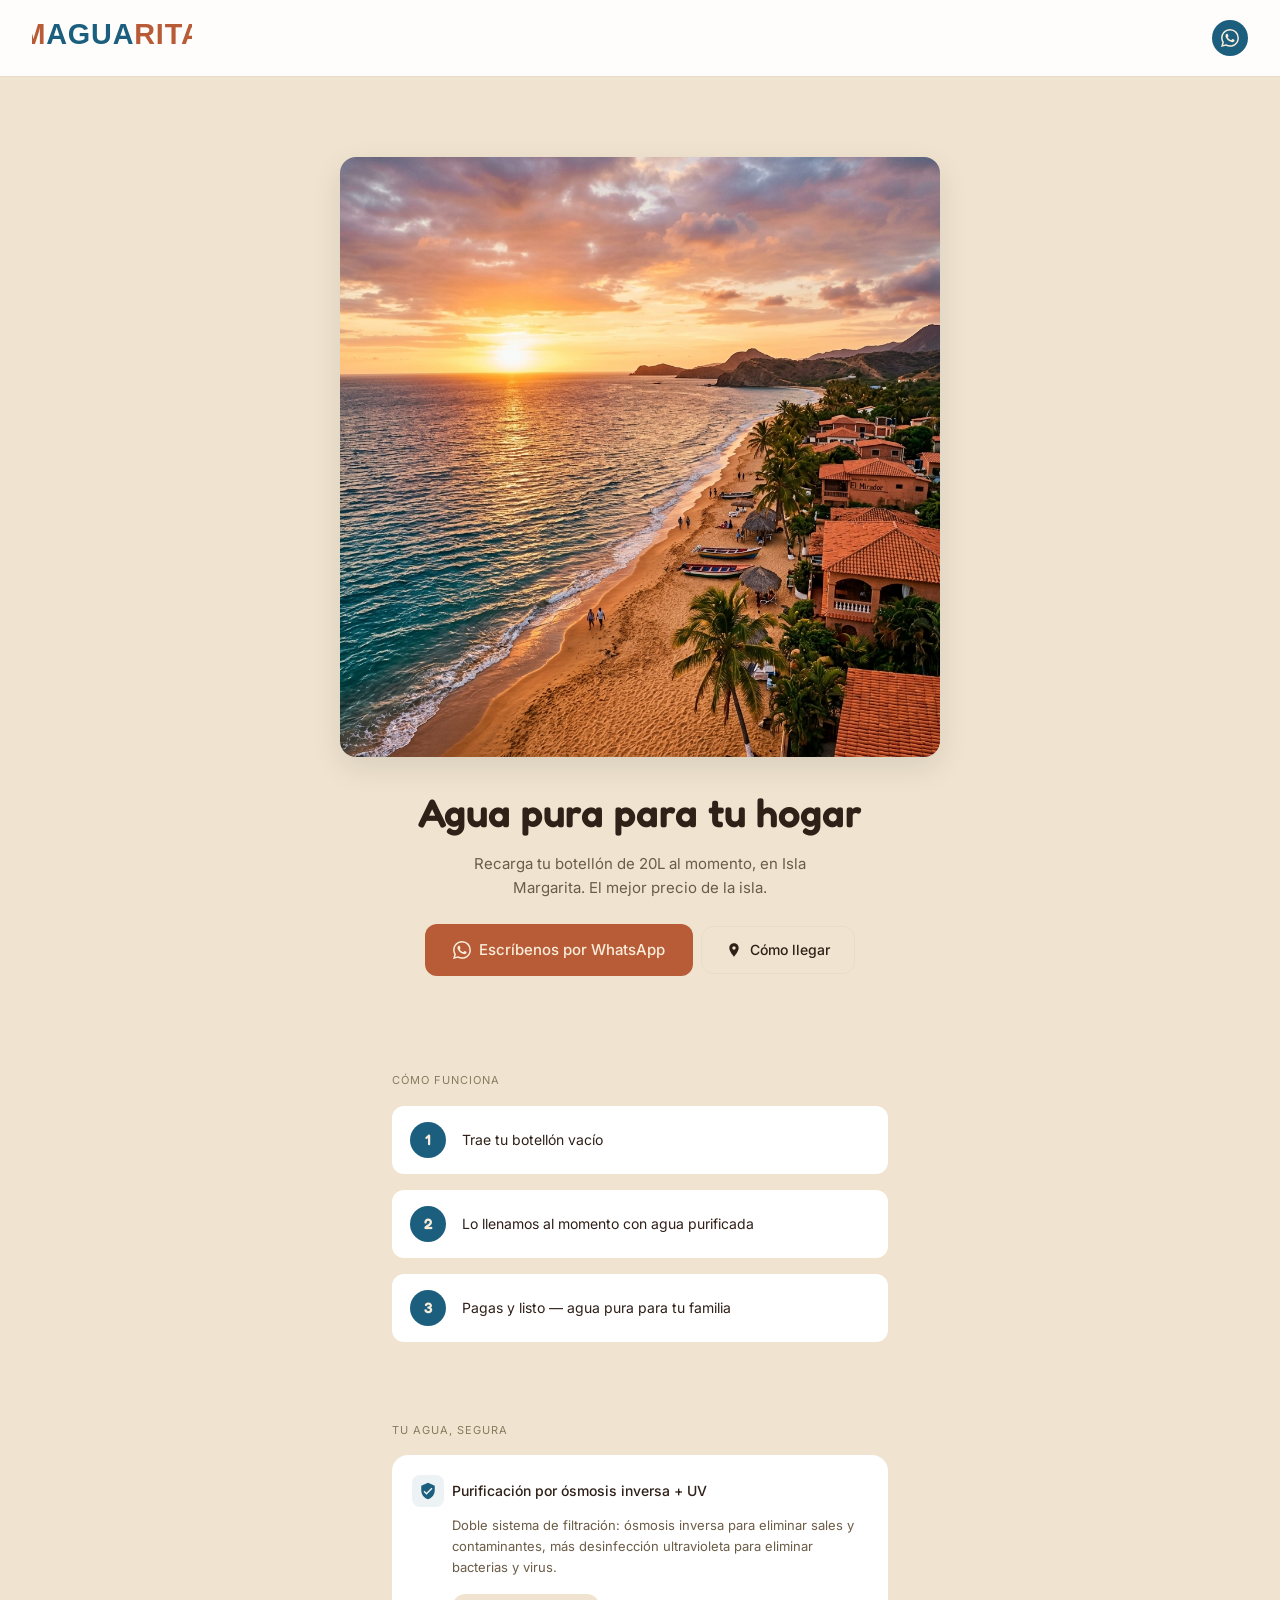
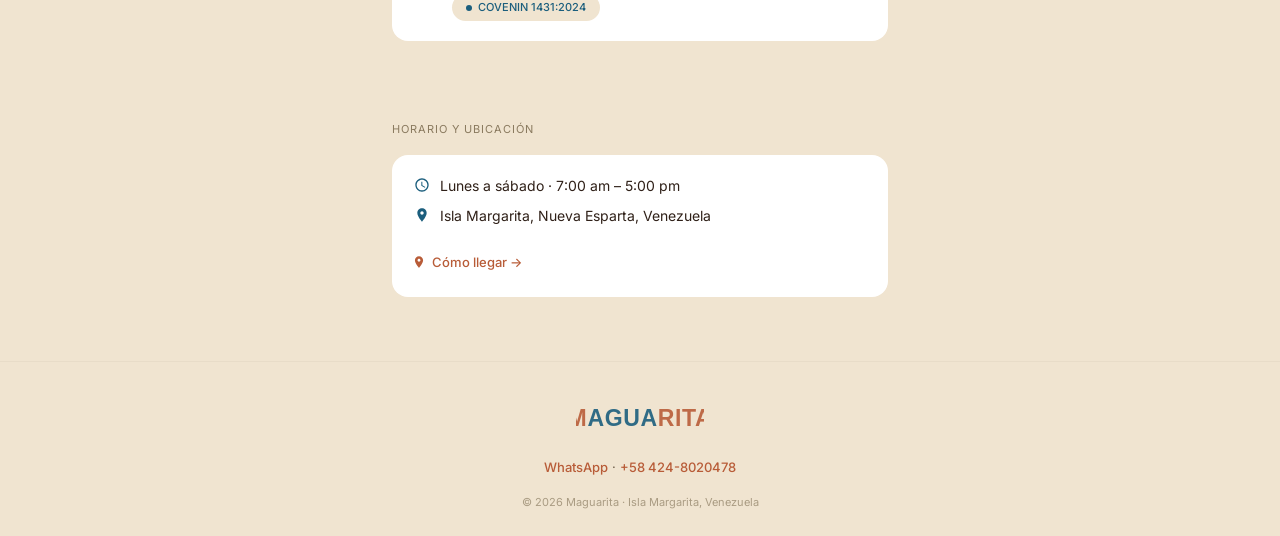
<file: index.html>
<!DOCTYPE html>
<html lang="es">

<head>
  <meta charset="UTF-8">
  <meta name="viewport" content="width=device-width, initial-scale=1.0">
  <title>Maguarita — Agua pura para tu hogar | Isla Margarita</title>
  <meta name="description"
    content="Recarga tu botellón de 20L con agua purificada por ósmosis inversa y UV. El mejor precio en Isla Margarita. Maguarita — agua pura para tu hogar.">
  <link rel="preconnect" href="https://fonts.googleapis.com">
  <link rel="preconnect" href="https://fonts.gstatic.com" crossorigin>
  <link rel="stylesheet"
    href="https://fonts.googleapis.com/css2?family=Fredoka:wght@400;500;600&family=Inter:wght@400;500;600&display=swap">
  <link rel="stylesheet" href="style.css">
</head>

<body>

  <!-- HEADER -->
  <header class="header" id="header">
    <a href="#" class="logo-link"><img src="logo.svg" alt="Maguarita" class="logo-image"></a>
    <a href="https://wa.me/+58 424-8020478" class="whatsapp-btn" id="header-whatsapp" aria-label="WhatsApp">
      <svg viewBox="0 0 24 24">
        <path
          d="M17.472 14.382c-.297-.149-1.758-.867-2.03-.967-.273-.099-.471-.148-.67.15-.197.297-.767.966-.94 1.164-.173.199-.347.223-.644.075-.297-.15-1.255-.463-2.39-1.475-.883-.788-1.48-1.761-1.653-2.059-.173-.297-.018-.458.13-.606.134-.133.298-.347.446-.52.149-.174.198-.298.298-.497.099-.198.05-.371-.025-.52-.075-.149-.669-1.612-.916-2.207-.242-.579-.487-.5-.669-.51-.173-.008-.371-.01-.57-.01-.198 0-.52.074-.792.372-.272.297-1.04 1.016-1.04 2.479 0 1.462 1.065 2.875 1.213 3.074.149.198 2.096 3.2 5.077 4.487.709.306 1.262.489 1.694.625.712.227 1.36.195 1.871.118.571-.085 1.758-.719 2.006-1.413.248-.694.248-1.289.173-1.413-.074-.124-.272-.198-.57-.347m-5.421 7.403h-.004a9.87 9.87 0 01-5.031-1.378l-.361-.214-3.741.982.998-3.648-.235-.374a9.86 9.86 0 01-1.51-5.26c.001-5.45 4.436-9.884 9.888-9.884 2.64 0 5.122 1.03 6.988 2.898a9.825 9.825 0 012.893 6.994c-.003 5.45-4.437 9.884-9.885 9.884m8.413-18.297A11.815 11.815 0 0012.05 0C5.495 0 .16 5.335.157 11.892c0 2.096.547 4.142 1.588 5.945L.057 24l6.305-1.654a11.882 11.882 0 005.683 1.448h.005c6.554 0 11.89-5.335 11.893-11.893a11.821 11.821 0 00-3.48-8.413z" />
      </svg>
    </a>
  </header>

  <!-- HERO -->
  <section class="hero" id="hero">
    <img src="hero.jpg" alt="Isla Margarita" class="hero-image">
    <h1>Agua pura para tu hogar</h1>
    <p>Recarga tu botellón de 20L al momento, en Isla Margarita. El mejor precio de la isla.</p>
    <div class="cta-group">
      <a href="https://wa.me/+58 424-8020478" class="cta-primary" id="hero-whatsapp">
        <svg viewBox="0 0 24 24">
          <path
            d="M17.472 14.382c-.297-.149-1.758-.867-2.03-.967-.273-.099-.471-.148-.67.15-.197.297-.767.966-.94 1.164-.173.199-.347.223-.644.075-.297-.15-1.255-.463-2.39-1.475-.883-.788-1.48-1.761-1.653-2.059-.173-.297-.018-.458.13-.606.134-.133.298-.347.446-.52.149-.174.198-.298.298-.497.099-.198.05-.371-.025-.52-.075-.149-.669-1.612-.916-2.207-.242-.579-.487-.5-.669-.51-.173-.008-.371-.01-.57-.01-.198 0-.52.074-.792.372-.272.297-1.04 1.016-1.04 2.479 0 1.462 1.065 2.875 1.213 3.074.149.198 2.096 3.2 5.077 4.487.709.306 1.262.489 1.694.625.712.227 1.36.195 1.871.118.571-.085 1.758-.719 2.006-1.413.248-.694.248-1.289.173-1.413-.074-.124-.272-.198-.57-.347m-5.421 7.403h-.004a9.87 9.87 0 01-5.031-1.378l-.361-.214-3.741.982.998-3.648-.235-.374a9.86 9.86 0 01-1.51-5.26c.001-5.45 4.436-9.884 9.888-9.884 2.64 0 5.122 1.03 6.988 2.898a9.825 9.825 0 012.893 6.994c-.003 5.45-4.437 9.884-9.885 9.884m8.413-18.297A11.815 11.815 0 0012.05 0C5.495 0 .16 5.335.157 11.892c0 2.096.547 4.142 1.588 5.945L.057 24l6.305-1.654a11.882 11.882 0 005.683 1.448h.005c6.554 0 11.89-5.335 11.893-11.893a11.821 11.821 0 00-3.48-8.413z" />
        </svg>
        Escríbenos por WhatsApp
      </a>
      <a href="https://www.google.com/maps/place/10%C2%B057'12.2%22N+64%C2%B000'30.2%22W/@10.953399,-64.0084,705m/data=!3m2!1e3!4b1!4m4!3m3!8m2!3d10.953399!4d-64.0084?entry=ttu&g_ep=EgoyMDI2MDgzMS4wIKXMDSoASAFQAw%3D%3D"
        class="cta-secondary" id="hero-directions" target="_blank" rel="noopener">
        <svg viewBox="0 0 24 24" width="16" height="16">
          <path
            d="M12 2C8.13 2 5 5.13 5 9c0 5.25 7 13 7 13s7-7.75 7-13c0-3.87-3.13-7-7-7zm0 9.5c-1.38 0-2.5-1.12-2.5-2.5s1.12-2.5 2.5-2.5 2.5 1.12 2.5 2.5-1.12 2.5-2.5 2.5z"
            fill="currentColor" />
        </svg>
        Cómo llegar
      </a>
    </div>
  </section>

  <!-- CÓMO FUNCIONA -->
  <section class="section" id="como-funciona">
    <div class="section-label">Cómo funciona</div>
    <div class="steps">
      <div class="step">
        <div class="step-number">1</div>
        <div class="step-text">Trae tu botellón vacío</div>
      </div>
      <div class="step">
        <div class="step-number">2</div>
        <div class="step-text">Lo llenamos al momento con agua purificada</div>
      </div>
      <div class="step">
        <div class="step-number">3</div>
        <div class="step-text">Pagas y listo — agua pura para tu familia</div>
      </div>
    </div>
  </section>

  <!-- CONFIANZA -->
  <section class="section" id="confianza">
    <div class="section-label">Tu agua, segura</div>
    <div class="trust-card">
      <div class="trust-header">
        <div class="trust-icon">
          <svg viewBox="0 0 24 24">
            <path
              d="M12 1L3 5v6c0 5.55 3.84 10.74 9 12 5.16-1.26 9-6.45 9-12V5l-9-4zm-2 16l-4-4 1.41-1.41L10 14.17l6.59-6.59L18 9l-8 8z" />
          </svg>
        </div>
        <div class="trust-title">Purificación por ósmosis inversa + UV</div>
      </div>
      <div class="trust-desc">Doble sistema de filtración: ósmosis inversa para eliminar sales y contaminantes, más
        desinfección ultravioleta para eliminar bacterias y virus.</div>
      <div class="covenin-badge">
        <div class="covenin-dot"></div>
        COVENIN 1431:2024
      </div>
    </div>
  </section>

  <!-- HORARIO Y UBICACIÓN -->
  <section class="section" id="ubicacion">
    <div class="section-label">Horario y ubicación</div>
    <div class="location-card">
      <div class="location-row">
        <div class="location-icon">
          <svg viewBox="0 0 24 24">
            <path
              d="M11.99 2C6.47 2 2 6.48 2 12s4.47 10 9.99 10C17.52 22 22 17.52 22 12S17.52 2 11.99 2zM12 20c-4.42 0-8-3.58-8-8s3.58-8 8-8 8 3.58 8 8-3.58 8-8 8zm.5-13H11v6l5.25 3.15.75-1.23-4.5-2.67z" />
          </svg>
        </div>
        <div class="location-text">Lunes a sábado · 7:00 am – 5:00 pm</div>
      </div>
      <div class="location-row">
        <div class="location-icon">
          <svg viewBox="0 0 24 24">
            <path
              d="M12 2C8.13 2 5 5.13 5 9c0 5.25 7 13 7 13s7-7.75 7-13c0-3.87-3.13-7-7-7zm0 9.5c-1.38 0-2.5-1.12-2.5-2.5s1.12-2.5 2.5-2.5 2.5 1.12 2.5 2.5-1.12 2.5-2.5 2.5z" />
          </svg>
        </div>
        <div class="location-text">Isla Margarita, Nueva Esparta, Venezuela</div>
      </div>
      <a href="https://www.google.com/maps/place/10%C2%B057'12.2%22N+64%C2%B000'30.2%22W/@10.953399,-64.0084,705m/data=!3m2!1e3!4b1!4m4!3m3!8m2!3d10.953399!4d-64.0084?entry=ttu&g_ep=EgoyMDI2MDgzMS4wIKXMDSoASAFQAw%3D%3D"
        class="location-link" id="location-map-link" target="_blank" rel="noopener">
        <svg viewBox="0 0 24 24">
          <path
            d="M12 2C8.13 2 5 5.13 5 9c0 5.25 7 13 7 13s7-7.75 7-13c0-3.87-3.13-7-7-7zm0 9.5c-1.38 0-2.5-1.12-2.5-2.5s1.12-2.5 2.5-2.5 2.5 1.12 2.5 2.5-1.12 2.5-2.5 2.5z" />
        </svg>
        Cómo llegar →
      </a>
    </div>
  </section>

  <!-- FOOTER -->
  <footer class="footer" id="footer">
    <img src="logo.svg" alt="Maguarita" class="footer-logo">
    <div class="footer-contact">
      <a href="https://wa.me/+584248020478">WhatsApp</a> · <a href="tel:+58 424-8020478">+58 424-8020478</a>
    </div>
    <div class="footer-copy">© 2026 Maguarita · Isla Margarita, Venezuela</div>
  </footer>

  <script src="script.js"></script>
</body>

</html>
</file>
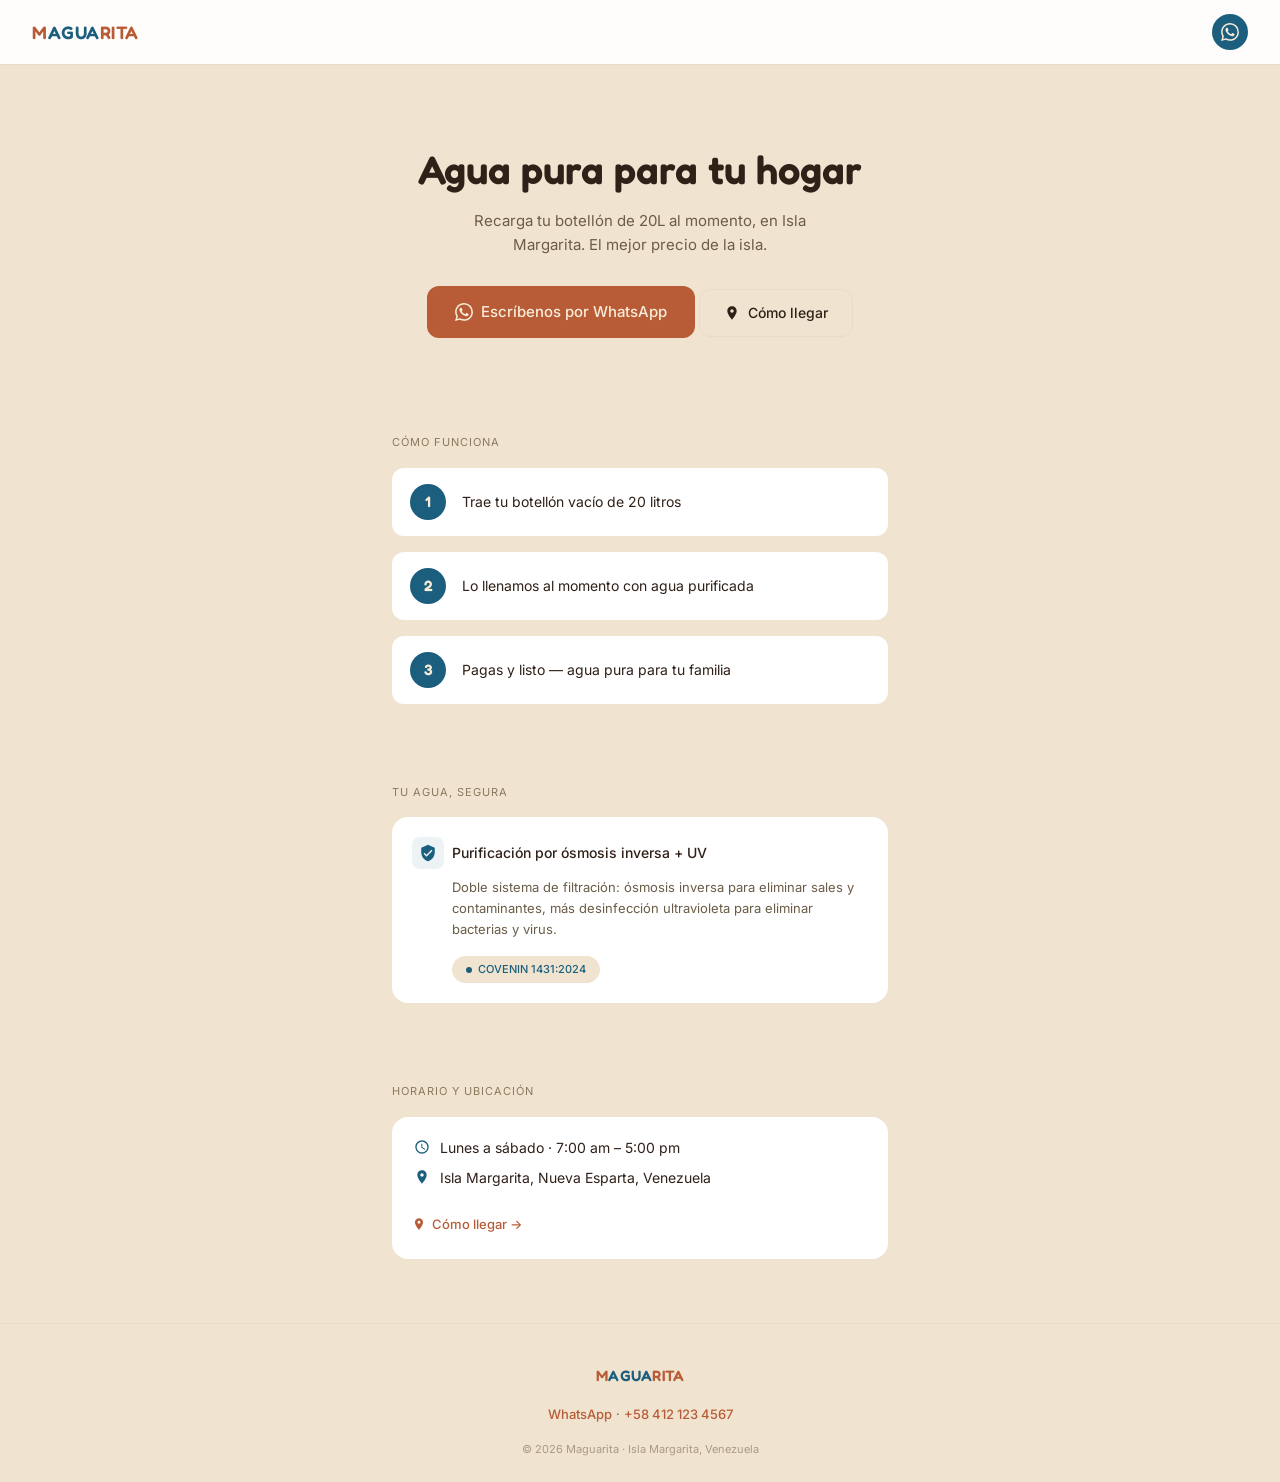
<file: index1.html>
<!DOCTYPE html>
<html lang="es">
<head>
  <meta charset="UTF-8">
  <meta name="viewport" content="width=device-width, initial-scale=1.0">
  <title>Maguarita — Agua pura para tu hogar | Isla Margarita</title>
  <meta name="description" content="Recarga tu botellón de 20L con agua purificada por ósmosis inversa y UV. El mejor precio en Isla Margarita. Maguarita — agua pura para tu hogar.">
  <link rel="preconnect" href="https://fonts.googleapis.com">
  <link rel="preconnect" href="https://fonts.gstatic.com" crossorigin>
  <link rel="stylesheet" href="https://fonts.googleapis.com/css2?family=Fredoka:wght@400;500;600&family=Inter:wght@400;500;600&display=swap">
  <style>
    /* ============================
       MAGUARITA — Sol y Arena
       House Style CSS
       ============================ */

    :root {
      /* Brand Palette */
      --terracota: #B85C38;
      --terracota-hover: #A04E2E;
      --oceano: #1B5E7D;
      --oceano-light: #2A7FA6;
      --arena: #F0E4D0;
      --arena-dark: #E8DCC8;
      --coral: #D4755A;
      --espresso: #2F2018;
      --arena-claro: #F9EDDA;
      --white: #FFFFFF;

      /* Typography */
      --font-display: 'Fredoka', sans-serif;
      --font-body: 'Inter', sans-serif;

      /* Spacing */
      --space-xs: 4px;
      --space-sm: 8px;
      --space-md: 16px;
      --space-lg: 24px;
      --space-xl: 40px;
      --space-2xl: 64px;

      /* Border radius */
      --radius-sm: 8px;
      --radius-md: 12px;
      --radius-lg: 16px;
      --radius-full: 50%;
    }

    * {
      margin: 0;
      padding: 0;
      box-sizing: border-box;
    }

    html {
      scroll-behavior: smooth;
    }

    body {
      font-family: var(--font-body);
      color: var(--espresso);
      background: var(--arena);
      line-height: 1.6;
      -webkit-font-smoothing: antialiased;
    }

    /* ---- HEADER ---- */
    .header {
      position: sticky;
      top: 0;
      z-index: 100;
      display: flex;
      align-items: center;
      justify-content: space-between;
      padding: 14px 20px;
      background: rgba(255, 255, 255, 0.92);
      backdrop-filter: blur(12px);
      -webkit-backdrop-filter: blur(12px);
      border-bottom: 1px solid var(--arena-dark);
    }

    .wordmark {
      font-family: var(--font-display);
      font-weight: 600;
      font-size: 18px;
      color: var(--terracota);
      letter-spacing: 0.5px;
      text-decoration: none;
    }

    .wordmark .agua {
      color: var(--oceano);
    }

    .whatsapp-btn {
      display: flex;
      align-items: center;
      justify-content: center;
      width: 36px;
      height: 36px;
      border-radius: var(--radius-full);
      background: var(--oceano);
      text-decoration: none;
      transition: background 0.2s ease, transform 0.2s ease;
    }

    .whatsapp-btn:hover {
      background: var(--oceano-light);
      transform: scale(1.05);
    }

    .whatsapp-btn svg {
      width: 18px;
      height: 18px;
      fill: var(--arena-claro);
    }

    /* ---- HERO ---- */
    .hero {
      text-align: center;
      padding: var(--space-2xl) var(--space-lg) var(--space-xl);
      max-width: 560px;
      margin: 0 auto;
    }

    .hero h1 {
      font-family: var(--font-display);
      font-weight: 600;
      font-size: clamp(28px, 7vw, 40px);
      color: var(--espresso);
      line-height: 1.2;
      margin-bottom: var(--space-md);
    }

    .hero p {
      font-size: 15px;
      color: #6B5C47;
      margin-bottom: var(--space-lg);
      max-width: 400px;
      margin-left: auto;
      margin-right: auto;
    }

    .cta-primary {
      display: inline-flex;
      align-items: center;
      gap: var(--space-sm);
      background: var(--terracota);
      color: var(--arena-claro);
      font-family: var(--font-body);
      font-size: 15px;
      font-weight: 500;
      padding: 14px 28px;
      border-radius: var(--radius-md);
      text-decoration: none;
      border: none;
      cursor: pointer;
      transition: background 0.2s ease, transform 0.15s ease;
      width: 100%;
      max-width: 320px;
      justify-content: center;
    }

    .cta-primary:hover {
      background: var(--terracota-hover);
      transform: translateY(-1px);
    }

    .cta-primary svg {
      width: 18px;
      height: 18px;
      fill: currentColor;
    }

    .cta-secondary {
      display: inline-flex;
      align-items: center;
      gap: var(--space-sm);
      background: transparent;
      color: var(--espresso);
      font-family: var(--font-body);
      font-size: 14px;
      font-weight: 500;
      padding: 12px 24px;
      border-radius: var(--radius-md);
      border: 1.5px solid var(--arena-dark);
      text-decoration: none;
      cursor: pointer;
      transition: border-color 0.2s ease, background 0.2s ease;
      margin-top: var(--space-sm);
      width: 100%;
      max-width: 320px;
      justify-content: center;
    }

    .cta-secondary:hover {
      border-color: var(--coral);
      background: rgba(212, 117, 90, 0.06);
    }

    /* ---- SECTIONS ---- */
    .section {
      padding: var(--space-xl) var(--space-lg);
      max-width: 560px;
      margin: 0 auto;
    }

    .section-label {
      font-family: var(--font-body);
      font-size: 11px;
      color: #8A7A5F;
      text-transform: uppercase;
      letter-spacing: 1px;
      margin-bottom: var(--space-md);
    }

    /* ---- STEPS ---- */
    .steps {
      display: flex;
      flex-direction: column;
      gap: var(--space-md);
    }

    .step {
      display: flex;
      align-items: center;
      gap: var(--space-md);
      background: var(--white);
      border-radius: var(--radius-md);
      padding: 16px 18px;
      transition: transform 0.15s ease;
    }

    .step:hover {
      transform: translateX(4px);
    }

    .step-number {
      display: flex;
      align-items: center;
      justify-content: center;
      width: 36px;
      height: 36px;
      min-width: 36px;
      border-radius: var(--radius-full);
      background: var(--oceano);
      color: var(--arena-claro);
      font-family: var(--font-display);
      font-weight: 600;
      font-size: 15px;
    }

    .step-text {
      font-size: 14px;
      color: var(--espresso);
      font-weight: 400;
    }

    /* ---- TRUST ---- */
    .trust-card {
      background: var(--white);
      border-radius: var(--radius-lg);
      padding: 20px;
    }

    .trust-header {
      display: flex;
      align-items: center;
      gap: var(--space-sm);
      margin-bottom: var(--space-sm);
    }

    .trust-icon {
      display: flex;
      align-items: center;
      justify-content: center;
      width: 32px;
      height: 32px;
      min-width: 32px;
      border-radius: var(--radius-sm);
      background: rgba(27, 94, 125, 0.08);
    }

    .trust-icon svg {
      width: 18px;
      height: 18px;
      fill: var(--oceano);
    }

    .trust-title {
      font-size: 14px;
      font-weight: 500;
      color: var(--espresso);
    }

    .trust-desc {
      font-size: 13px;
      color: #6B5C47;
      margin-left: calc(32px + var(--space-sm));
    }

    .covenin-badge {
      display: inline-flex;
      align-items: center;
      gap: 6px;
      margin-top: var(--space-md);
      margin-left: calc(32px + var(--space-sm));
      padding: 5px 14px;
      border-radius: 20px;
      background: var(--arena);
      font-size: 11px;
      font-weight: 500;
      color: var(--oceano);
    }

    .covenin-dot {
      width: 6px;
      height: 6px;
      border-radius: var(--radius-full);
      background: var(--oceano);
    }

    /* ---- LOCATION ---- */
    .location-card {
      background: var(--white);
      border-radius: var(--radius-lg);
      padding: 20px;
    }

    .location-row {
      display: flex;
      align-items: flex-start;
      gap: var(--space-sm);
      margin-bottom: var(--space-sm);
    }

    .location-row:last-child {
      margin-bottom: 0;
    }

    .location-icon {
      display: flex;
      align-items: center;
      justify-content: center;
      min-width: 20px;
      margin-top: 2px;
    }

    .location-icon svg {
      width: 16px;
      height: 16px;
      fill: var(--oceano);
    }

    .location-text {
      font-size: 14px;
      color: var(--espresso);
    }

    .location-link {
      display: inline-flex;
      align-items: center;
      gap: 6px;
      margin-top: var(--space-md);
      font-size: 13px;
      font-weight: 500;
      color: var(--terracota);
      text-decoration: none;
      transition: color 0.2s ease;
    }

    .location-link:hover {
      color: var(--terracota-hover);
    }

    .location-link svg {
      width: 14px;
      height: 14px;
      fill: currentColor;
    }

    /* ---- FOOTER ---- */
    .footer {
      text-align: center;
      padding: var(--space-xl) var(--space-lg) var(--space-lg);
      border-top: 1px solid var(--arena-dark);
      margin-top: var(--space-lg);
    }

    .footer .wordmark {
      font-size: 15px;
      display: block;
      margin-bottom: var(--space-md);
    }

    .footer-contact {
      font-size: 13px;
      color: #6B5C47;
    }

    .footer-contact a {
      color: var(--terracota);
      text-decoration: none;
      font-weight: 500;
    }

    .footer-contact a:hover {
      text-decoration: underline;
    }

    .footer-copy {
      font-size: 11px;
      color: #A99B82;
      margin-top: var(--space-md);
    }

    /* ---- RESPONSIVE ---- */
    @media (min-width: 640px) {
      .header {
        padding: 14px 32px;
      }
      .hero {
        padding: 80px 32px 56px;
      }
      .section {
        padding: var(--space-xl) 32px;
      }
      .cta-primary,
      .cta-secondary {
        width: auto;
      }
    }

    /* ---- ANIMATIONS ---- */
    @keyframes fadeInUp {
      from { opacity: 0; transform: translateY(16px); }
      to { opacity: 1; transform: translateY(0); }
    }

    .hero h1,
    .hero p,
    .cta-primary,
    .cta-secondary {
      animation: fadeInUp 0.5s ease-out both;
    }

    .hero p { animation-delay: 0.1s; }
    .cta-primary { animation-delay: 0.2s; }
    .cta-secondary { animation-delay: 0.25s; }
  </style>
</head>
<body>

  <!-- HEADER -->
  <header class="header" id="header">
    <a href="#" class="wordmark">M<span class="agua">AGUA</span>RITA</a>
    <a href="https://wa.me/584121234567" class="whatsapp-btn" id="header-whatsapp" aria-label="WhatsApp">
      <svg viewBox="0 0 24 24"><path d="M17.472 14.382c-.297-.149-1.758-.867-2.03-.967-.273-.099-.471-.148-.67.15-.197.297-.767.966-.94 1.164-.173.199-.347.223-.644.075-.297-.15-1.255-.463-2.39-1.475-.883-.788-1.48-1.761-1.653-2.059-.173-.297-.018-.458.13-.606.134-.133.298-.347.446-.52.149-.174.198-.298.298-.497.099-.198.05-.371-.025-.52-.075-.149-.669-1.612-.916-2.207-.242-.579-.487-.5-.669-.51-.173-.008-.371-.01-.57-.01-.198 0-.52.074-.792.372-.272.297-1.04 1.016-1.04 2.479 0 1.462 1.065 2.875 1.213 3.074.149.198 2.096 3.2 5.077 4.487.709.306 1.262.489 1.694.625.712.227 1.36.195 1.871.118.571-.085 1.758-.719 2.006-1.413.248-.694.248-1.289.173-1.413-.074-.124-.272-.198-.57-.347m-5.421 7.403h-.004a9.87 9.87 0 01-5.031-1.378l-.361-.214-3.741.982.998-3.648-.235-.374a9.86 9.86 0 01-1.51-5.26c.001-5.45 4.436-9.884 9.888-9.884 2.64 0 5.122 1.03 6.988 2.898a9.825 9.825 0 012.893 6.994c-.003 5.45-4.437 9.884-9.885 9.884m8.413-18.297A11.815 11.815 0 0012.05 0C5.495 0 .16 5.335.157 11.892c0 2.096.547 4.142 1.588 5.945L.057 24l6.305-1.654a11.882 11.882 0 005.683 1.448h.005c6.554 0 11.89-5.335 11.893-11.893a11.821 11.821 0 00-3.48-8.413z"/></svg>
    </a>
  </header>

  <!-- HERO -->
  <section class="hero" id="hero">
    <h1>Agua pura para tu hogar</h1>
    <p>Recarga tu botellón de 20L al momento, en Isla Margarita. El mejor precio de la isla.</p>
    <a href="https://wa.me/584121234567" class="cta-primary" id="hero-whatsapp">
      <svg viewBox="0 0 24 24"><path d="M17.472 14.382c-.297-.149-1.758-.867-2.03-.967-.273-.099-.471-.148-.67.15-.197.297-.767.966-.94 1.164-.173.199-.347.223-.644.075-.297-.15-1.255-.463-2.39-1.475-.883-.788-1.48-1.761-1.653-2.059-.173-.297-.018-.458.13-.606.134-.133.298-.347.446-.52.149-.174.198-.298.298-.497.099-.198.05-.371-.025-.52-.075-.149-.669-1.612-.916-2.207-.242-.579-.487-.5-.669-.51-.173-.008-.371-.01-.57-.01-.198 0-.52.074-.792.372-.272.297-1.04 1.016-1.04 2.479 0 1.462 1.065 2.875 1.213 3.074.149.198 2.096 3.2 5.077 4.487.709.306 1.262.489 1.694.625.712.227 1.36.195 1.871.118.571-.085 1.758-.719 2.006-1.413.248-.694.248-1.289.173-1.413-.074-.124-.272-.198-.57-.347m-5.421 7.403h-.004a9.87 9.87 0 01-5.031-1.378l-.361-.214-3.741.982.998-3.648-.235-.374a9.86 9.86 0 01-1.51-5.26c.001-5.45 4.436-9.884 9.888-9.884 2.64 0 5.122 1.03 6.988 2.898a9.825 9.825 0 012.893 6.994c-.003 5.45-4.437 9.884-9.885 9.884m8.413-18.297A11.815 11.815 0 0012.05 0C5.495 0 .16 5.335.157 11.892c0 2.096.547 4.142 1.588 5.945L.057 24l6.305-1.654a11.882 11.882 0 005.683 1.448h.005c6.554 0 11.89-5.335 11.893-11.893a11.821 11.821 0 00-3.48-8.413z"/></svg>
      Escríbenos por WhatsApp
    </a>
    <a href="https://www.google.com/maps/place/10%C2%B057'12.2%22N+64%C2%B000'30.2%22W/@10.953399,-64.0084,705m/data=!3m2!1e3!4b1!4m4!3m3!8m2!3d10.953399!4d-64.0084?entry=ttu&g_ep=EgoyMDI2MDgzMS4wIKXMDSoASAFQAw%3D%3D" class="cta-secondary" id="hero-directions" target="_blank" rel="noopener">
      <svg viewBox="0 0 24 24" width="16" height="16"><path d="M12 2C8.13 2 5 5.13 5 9c0 5.25 7 13 7 13s7-7.75 7-13c0-3.87-3.13-7-7-7zm0 9.5c-1.38 0-2.5-1.12-2.5-2.5s1.12-2.5 2.5-2.5 2.5 1.12 2.5 2.5-1.12 2.5-2.5 2.5z" fill="currentColor"/></svg>
      Cómo llegar
    </a>
  </section>

  <!-- CÓMO FUNCIONA -->
  <section class="section" id="como-funciona">
    <div class="section-label">Cómo funciona</div>
    <div class="steps">
      <div class="step">
        <div class="step-number">1</div>
        <div class="step-text">Trae tu botellón vacío de 20 litros</div>
      </div>
      <div class="step">
        <div class="step-number">2</div>
        <div class="step-text">Lo llenamos al momento con agua purificada</div>
      </div>
      <div class="step">
        <div class="step-number">3</div>
        <div class="step-text">Pagas y listo — agua pura para tu familia</div>
      </div>
    </div>
  </section>

  <!-- CONFIANZA -->
  <section class="section" id="confianza">
    <div class="section-label">Tu agua, segura</div>
    <div class="trust-card">
      <div class="trust-header">
        <div class="trust-icon">
          <svg viewBox="0 0 24 24"><path d="M12 1L3 5v6c0 5.55 3.84 10.74 9 12 5.16-1.26 9-6.45 9-12V5l-9-4zm-2 16l-4-4 1.41-1.41L10 14.17l6.59-6.59L18 9l-8 8z"/></svg>
        </div>
        <div class="trust-title">Purificación por ósmosis inversa + UV</div>
      </div>
      <div class="trust-desc">Doble sistema de filtración: ósmosis inversa para eliminar sales y contaminantes, más desinfección ultravioleta para eliminar bacterias y virus.</div>
      <div class="covenin-badge">
        <div class="covenin-dot"></div>
        COVENIN 1431:2024
      </div>
    </div>
  </section>

  <!-- HORARIO Y UBICACIÓN -->
  <section class="section" id="ubicacion">
    <div class="section-label">Horario y ubicación</div>
    <div class="location-card">
      <div class="location-row">
        <div class="location-icon">
          <svg viewBox="0 0 24 24"><path d="M11.99 2C6.47 2 2 6.48 2 12s4.47 10 9.99 10C17.52 22 22 17.52 22 12S17.52 2 11.99 2zM12 20c-4.42 0-8-3.58-8-8s3.58-8 8-8 8 3.58 8 8-3.58 8-8 8zm.5-13H11v6l5.25 3.15.75-1.23-4.5-2.67z"/></svg>
        </div>
        <div class="location-text">Lunes a sábado · 7:00 am – 5:00 pm</div>
      </div>
      <div class="location-row">
        <div class="location-icon">
          <svg viewBox="0 0 24 24"><path d="M12 2C8.13 2 5 5.13 5 9c0 5.25 7 13 7 13s7-7.75 7-13c0-3.87-3.13-7-7-7zm0 9.5c-1.38 0-2.5-1.12-2.5-2.5s1.12-2.5 2.5-2.5 2.5 1.12 2.5 2.5-1.12 2.5-2.5 2.5z"/></svg>
        </div>
        <div class="location-text">Isla Margarita, Nueva Esparta, Venezuela</div>
      </div>
      <a href="https://www.google.com/maps/place/10%C2%B057'12.2%22N+64%C2%B000'30.2%22W/@10.953399,-64.0084,705m/data=!3m2!1e3!4b1!4m4!3m3!8m2!3d10.953399!4d-64.0084?entry=ttu&g_ep=EgoyMDI2MDgzMS4wIKXMDSoASAFQAw%3D%3D" class="location-link" id="location-map-link" target="_blank" rel="noopener">
        <svg viewBox="0 0 24 24"><path d="M12 2C8.13 2 5 5.13 5 9c0 5.25 7 13 7 13s7-7.75 7-13c0-3.87-3.13-7-7-7zm0 9.5c-1.38 0-2.5-1.12-2.5-2.5s1.12-2.5 2.5-2.5 2.5 1.12 2.5 2.5-1.12 2.5-2.5 2.5z"/></svg>
        Cómo llegar →
      </a>
    </div>
  </section>

  <!-- FOOTER -->
  <footer class="footer" id="footer">
    <span class="wordmark">M<span class="agua">AGUA</span>RITA</span>
    <div class="footer-contact">
      <a href="https://wa.me/584121234567">WhatsApp</a> · <a href="tel:+584121234567">+58 412 123 4567</a>
    </div>
    <div class="footer-copy">© 2026 Maguarita · Isla Margarita, Venezuela</div>
  </footer>

</body>
</html>
</file>
<file: style.css>
/* ============================
   MAGUARITA — Sol y Arena
   House Style CSS
   ============================ */

:root {
  /* Brand Palette */
  --terracota: #B85C38;
  --terracota-hover: #A04E2E;
  --oceano: #1B5E7D;
  --oceano-light: #2A7FA6;
  --arena: #F0E4D0;
  --arena-dark: #E8DCC8;
  --coral: #D4755A;
  --espresso: #2F2018;
  --arena-claro: #F9EDDA;
  --white: #FFFFFF;

  /* Typography */
  --font-display: 'Fredoka', sans-serif;
  --font-body: 'Inter', sans-serif;

  /* Spacing */
  --space-xs: 4px;
  --space-sm: 8px;
  --space-md: 16px;
  --space-lg: 24px;
  --space-xl: 40px;
  --space-2xl: 64px;

  /* Border radius */
  --radius-sm: 8px;
  --radius-md: 12px;
  --radius-lg: 16px;
  --radius-full: 50%;
}

* {
  margin: 0;
  padding: 0;
  box-sizing: border-box;
}

html {
  scroll-behavior: smooth;
}

body {
  font-family: var(--font-body);
  color: var(--espresso);
  background: var(--arena);
  line-height: 1.6;
  -webkit-font-smoothing: antialiased;
}

/* ---- HEADER ---- */
.header {
  position: sticky;
  top: 0;
  z-index: 100;
  display: flex;
  align-items: center;
  justify-content: space-between;
  padding: 14px 20px;
  background: rgba(255, 255, 255, 0.92);
  backdrop-filter: blur(12px);
  -webkit-backdrop-filter: blur(12px);
  border-bottom: 1px solid var(--arena-dark);
}

.wordmark {
  font-family: var(--font-display);
  font-weight: 600;
  font-size: 18px;
  color: var(--terracota);
  letter-spacing: 0.5px;
  text-decoration: none;
  transition: transform 0.2s ease;
}

.wordmark:hover {
  transform: scale(1.02);
}

.wordmark .agua {
  color: var(--oceano);
}

.whatsapp-btn {
  display: flex;
  align-items: center;
  justify-content: center;
  width: 36px;
  height: 36px;
  border-radius: var(--radius-full);
  background: var(--oceano);
  text-decoration: none;
  transition: background 0.2s ease, transform 0.2s ease;
}

.whatsapp-btn:hover {
  background: var(--oceano-light);
  transform: scale(1.05);
}

.whatsapp-btn svg {
  width: 18px;
  height: 18px;
  fill: var(--arena-claro);
}

/* ---- HERO ---- */
.hero {
  text-align: center;
  padding: var(--space-2xl) var(--space-lg) var(--space-xl);
  max-width: 800px;
  margin: 0 auto;
}

.hero-image {
  width: 100%;
  max-width: 600px;
  height: auto;
  border-radius: var(--radius-lg);
  margin-bottom: var(--space-lg);
  box-shadow: 0 10px 30px rgba(0,0,0,0.1);
  animation: fadeInUp 0.6s ease-out both;
}

.hero h1 {
  font-family: var(--font-display);
  font-weight: 600;
  font-size: clamp(28px, 7vw, 40px);
  color: var(--espresso);
  line-height: 1.2;
  margin-bottom: var(--space-md);
}

.hero p {
  font-size: 15px;
  color: #6B5C47;
  margin-bottom: var(--space-lg);
  max-width: 400px;
  margin-left: auto;
  margin-right: auto;
}

.cta-group {
  display: flex;
  flex-direction: column;
  gap: var(--space-sm);
  align-items: center;
}

.cta-primary {
  display: inline-flex;
  align-items: center;
  gap: var(--space-sm);
  background: var(--terracota);
  color: var(--arena-claro);
  font-family: var(--font-body);
  font-size: 15px;
  font-weight: 500;
  padding: 14px 28px;
  border-radius: var(--radius-md);
  text-decoration: none;
  border: none;
  cursor: pointer;
  transition: background 0.2s ease, transform 0.15s ease, box-shadow 0.2s ease;
  width: 100%;
  max-width: 320px;
  justify-content: center;
}

.cta-primary:hover {
  background: var(--terracota-hover);
  transform: translateY(-2px);
  box-shadow: 0 4px 12px rgba(184, 92, 56, 0.3);
}

.cta-primary svg {
  width: 18px;
  height: 18px;
  fill: currentColor;
}

.cta-secondary {
  display: inline-flex;
  align-items: center;
  gap: var(--space-sm);
  background: transparent;
  color: var(--espresso);
  font-family: var(--font-body);
  font-size: 14px;
  font-weight: 500;
  padding: 12px 24px;
  border-radius: var(--radius-md);
  border: 1.5px solid var(--arena-dark);
  text-decoration: none;
  cursor: pointer;
  transition: border-color 0.2s ease, background 0.2s ease, transform 0.2s ease;
  width: 100%;
  max-width: 320px;
  justify-content: center;
}

.cta-secondary:hover {
  border-color: var(--coral);
  background: rgba(212, 117, 90, 0.06);
  transform: translateY(-1px);
}

/* ---- SECTIONS ---- */
.section {
  padding: var(--space-xl) var(--space-lg);
  max-width: 560px;
  margin: 0 auto;
}

.section-label {
  font-family: var(--font-body);
  font-size: 11px;
  color: #8A7A5F;
  text-transform: uppercase;
  letter-spacing: 1px;
  margin-bottom: var(--space-md);
}

/* ---- STEPS ---- */
.steps {
  display: flex;
  flex-direction: column;
  gap: var(--space-md);
}

.step {
  display: flex;
  align-items: center;
  gap: var(--space-md);
  background: var(--white);
  border-radius: var(--radius-md);
  padding: 16px 18px;
  transition: transform 0.2s ease, box-shadow 0.2s ease;
  opacity: 0;
  transform: translateY(20px);
}

.step.visible {
  opacity: 1;
  transform: translateY(0);
}

.step:hover {
  transform: translateX(6px) translateY(-2px);
  box-shadow: 0 4px 12px rgba(0,0,0,0.05);
}

.step-number {
  display: flex;
  align-items: center;
  justify-content: center;
  width: 36px;
  height: 36px;
  min-width: 36px;
  border-radius: var(--radius-full);
  background: var(--oceano);
  color: var(--arena-claro);
  font-family: var(--font-display);
  font-weight: 600;
  font-size: 15px;
  transition: transform 0.3s ease;
}

.step:hover .step-number {
  transform: scale(1.1) rotate(5deg);
}

.step-text {
  font-size: 14px;
  color: var(--espresso);
  font-weight: 400;
}

/* ---- TRUST ---- */
.trust-card {
  background: var(--white);
  border-radius: var(--radius-lg);
  padding: 20px;
  transition: transform 0.3s ease, box-shadow 0.3s ease;
  opacity: 0;
  transform: translateY(20px);
}

.trust-card.visible {
  opacity: 1;
  transform: translateY(0);
}

.trust-card:hover {
  transform: translateY(-4px);
  box-shadow: 0 8px 24px rgba(0,0,0,0.08);
}

.trust-header {
  display: flex;
  align-items: center;
  gap: var(--space-sm);
  margin-bottom: var(--space-sm);
}

.trust-icon {
  display: flex;
  align-items: center;
  justify-content: center;
  width: 32px;
  height: 32px;
  min-width: 32px;
  border-radius: var(--radius-sm);
  background: rgba(27, 94, 125, 0.08);
  transition: background 0.3s ease, transform 0.3s ease;
}

.trust-card:hover .trust-icon {
  background: rgba(27, 94, 125, 0.15);
  transform: scale(1.05);
}

.trust-icon svg {
  width: 18px;
  height: 18px;
  fill: var(--oceano);
}

.trust-title {
  font-size: 14px;
  font-weight: 500;
  color: var(--espresso);
}

.trust-desc {
  font-size: 13px;
  color: #6B5C47;
  margin-left: calc(32px + var(--space-sm));
}

.covenin-badge {
  display: inline-flex;
  align-items: center;
  gap: 6px;
  margin-top: var(--space-md);
  margin-left: calc(32px + var(--space-sm));
  padding: 5px 14px;
  border-radius: 20px;
  background: var(--arena);
  font-size: 11px;
  font-weight: 500;
  color: var(--oceano);
  transition: background 0.2s ease;
}

.trust-card:hover .covenin-badge {
  background: var(--arena-dark);
}

.covenin-dot {
  width: 6px;
  height: 6px;
  border-radius: var(--radius-full);
  background: var(--oceano);
}

/* ---- LOCATION ---- */
.location-card {
  background: var(--white);
  border-radius: var(--radius-lg);
  padding: 20px;
  opacity: 0;
  transform: translateY(20px);
  transition: transform 0.4s ease, opacity 0.4s ease, box-shadow 0.3s ease;
}

.location-card.visible {
  opacity: 1;
  transform: translateY(0);
}

.location-card:hover {
  box-shadow: 0 6px 20px rgba(0,0,0,0.06);
}

.location-row {
  display: flex;
  align-items: flex-start;
  gap: var(--space-sm);
  margin-bottom: var(--space-sm);
}

.location-row:last-child {
  margin-bottom: 0;
}

.location-icon {
  display: flex;
  align-items: center;
  justify-content: center;
  min-width: 20px;
  margin-top: 2px;
}

.location-icon svg {
  width: 16px;
  height: 16px;
  fill: var(--oceano);
}

.location-text {
  font-size: 14px;
  color: var(--espresso);
}

.location-link {
  display: inline-flex;
  align-items: center;
  gap: 6px;
  margin-top: var(--space-md);
  font-size: 13px;
  font-weight: 500;
  color: var(--terracota);
  text-decoration: none;
  transition: color 0.2s ease, transform 0.2s ease;
}

.location-link:hover {
  color: var(--terracota-hover);
  transform: translateX(4px);
}

.location-link svg {
  width: 14px;
  height: 14px;
  fill: currentColor;
}

/* ---- FOOTER ---- */
.footer {
  text-align: center;
  padding: var(--space-xl) var(--space-lg) var(--space-lg);
  border-top: 1px solid var(--arena-dark);
  margin-top: var(--space-lg);
}

.footer .wordmark {
  font-size: 15px;
  display: block;
  margin-bottom: var(--space-md);
}

.footer-logo {
  height: 32px;
  width: auto;
  margin-bottom: var(--space-md);
  opacity: 0.9;
}

.footer-contact {
  font-size: 13px;
  color: #6B5C47;
}

.footer-contact a {
  color: var(--terracota);
  text-decoration: none;
  font-weight: 500;
  transition: color 0.2s ease;
}

.footer-contact a:hover {
  color: var(--terracota-hover);
  text-decoration: underline;
}

.footer-copy {
  font-size: 11px;
  color: #A99B82;
  margin-top: var(--space-md);
}

/* ---- RESPONSIVE ---- */
@media (min-width: 640px) {
  .header {
    padding: 14px 32px;
  }
  .hero {
    padding: 80px 32px 56px;
  }
  .section {
    padding: var(--space-xl) 32px;
  }
  .cta-group {
    flex-direction: row;
    justify-content: center;
  }
  .cta-primary,
  .cta-secondary {
    width: auto;
    margin-top: 0;
  }
}

/* ---- ANIMATIONS ---- */
@keyframes fadeInUp {
  from { opacity: 0; transform: translateY(20px); }
  to { opacity: 1; transform: translateY(0); }
}

.hero h1 {
  animation: fadeInUp 0.5s ease-out 0.2s both;
}

.hero p {
  animation: fadeInUp 0.5s ease-out 0.3s both;
}

.hero .cta-primary {
  animation: fadeInUp 0.5s ease-out 0.4s both;
}

.hero .cta-secondary {
  animation: fadeInUp 0.5s ease-out 0.5s both;
}

.logo-image {
  height: 40px;
  width: auto;
  transition: transform 0.2s ease;
}

.logo-image:hover {
  transform: scale(1.02);
}
</file>
